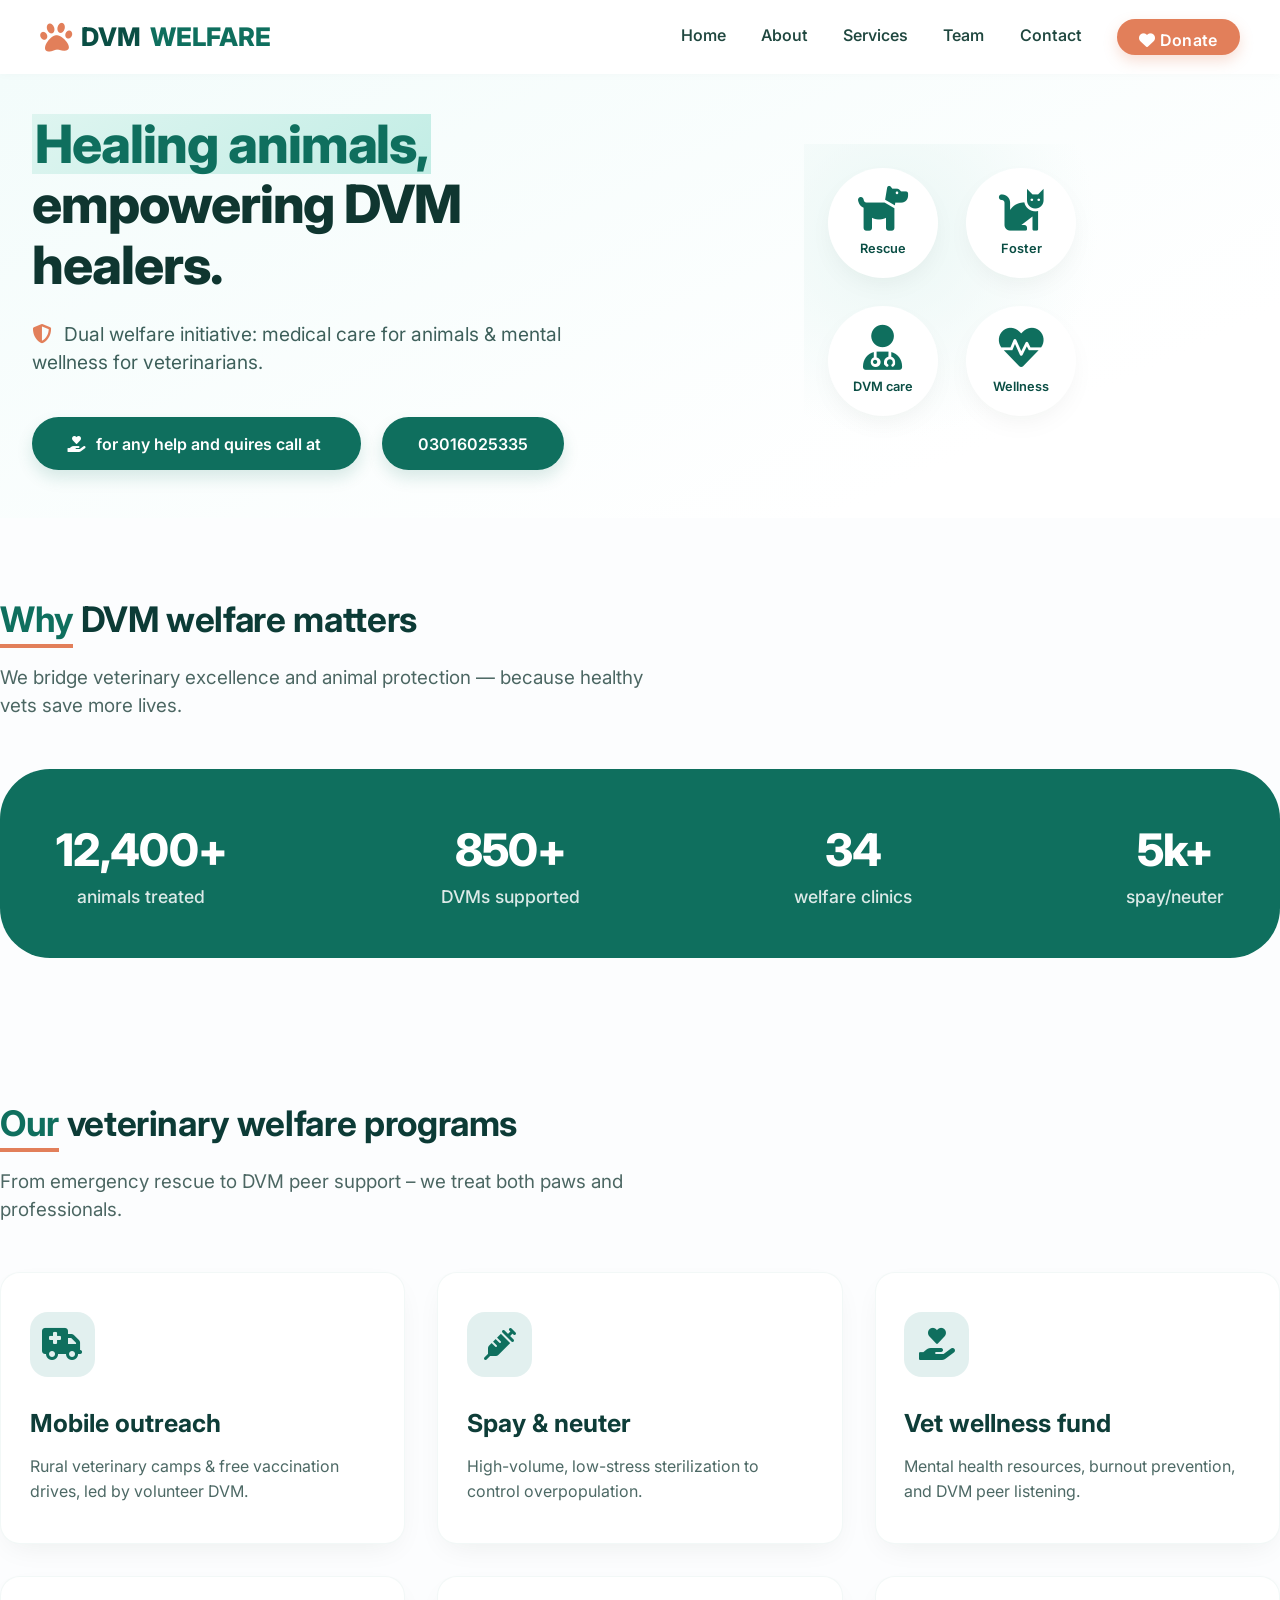
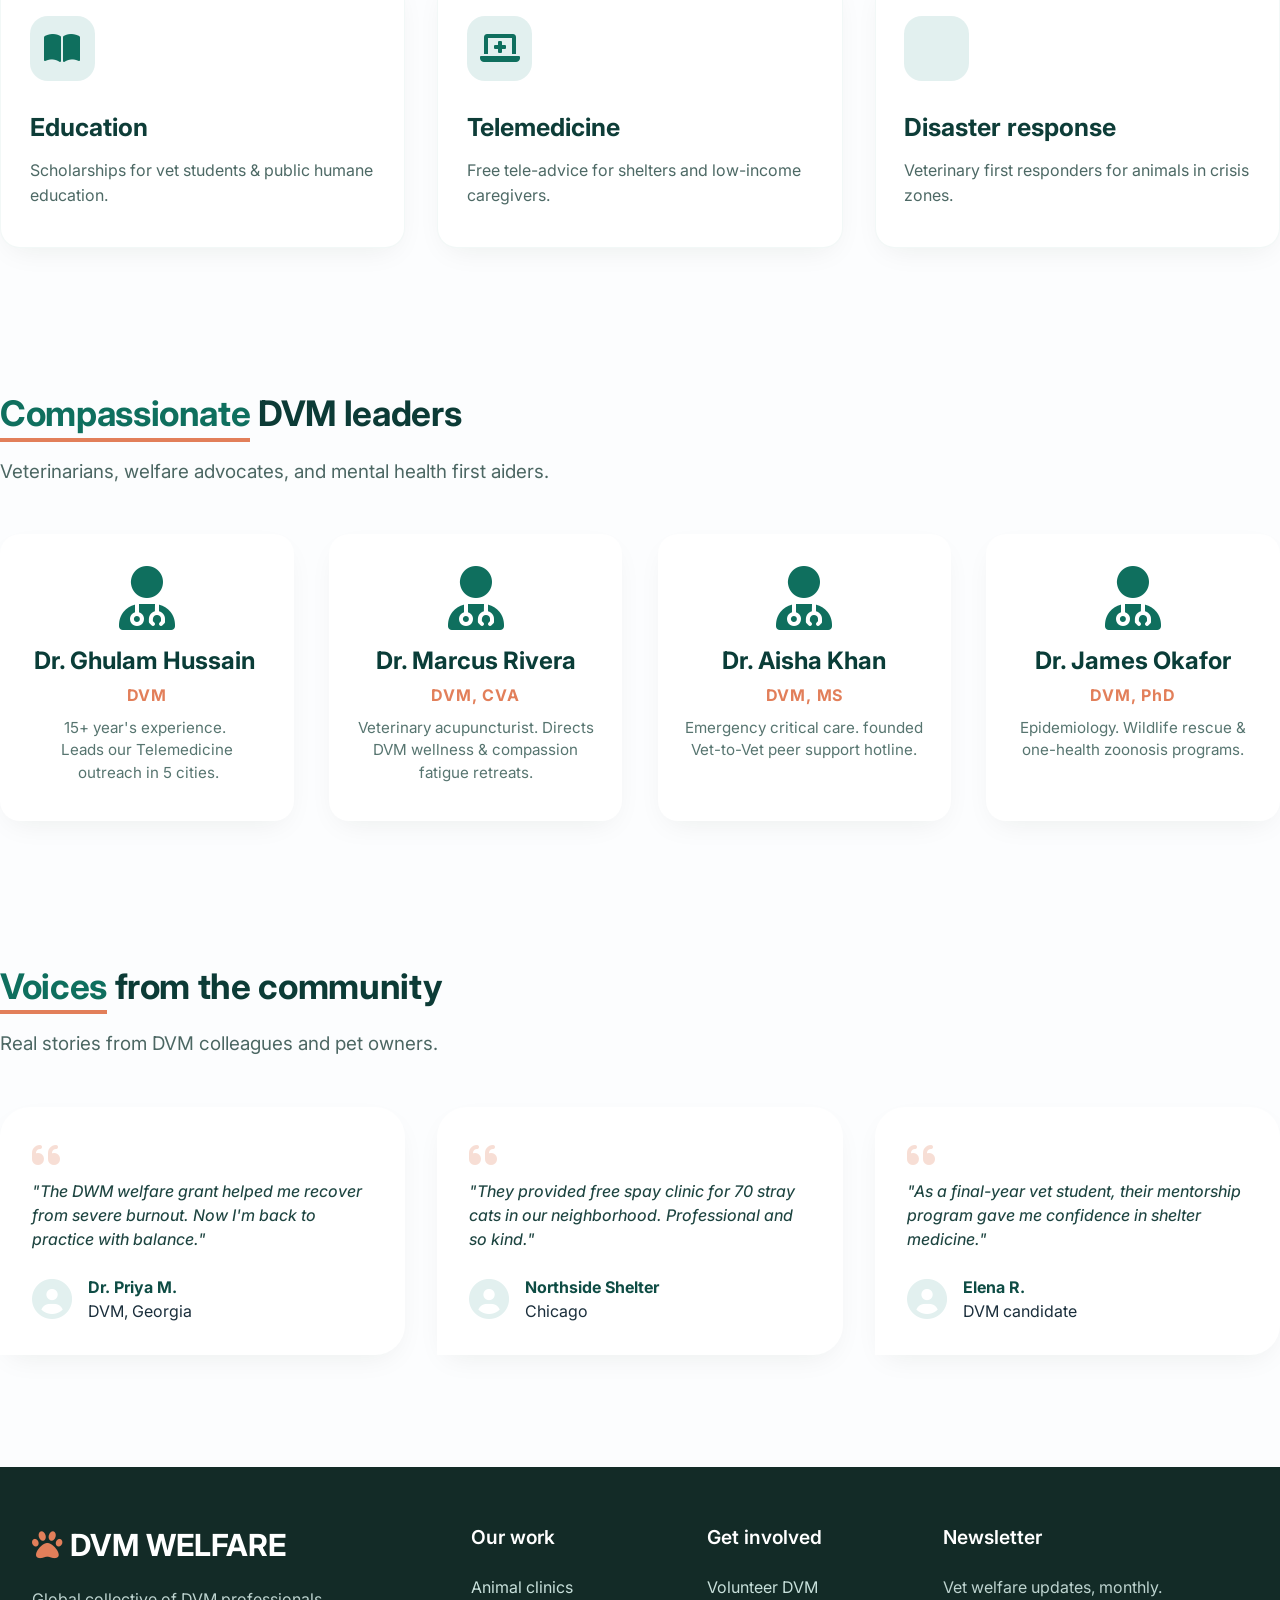
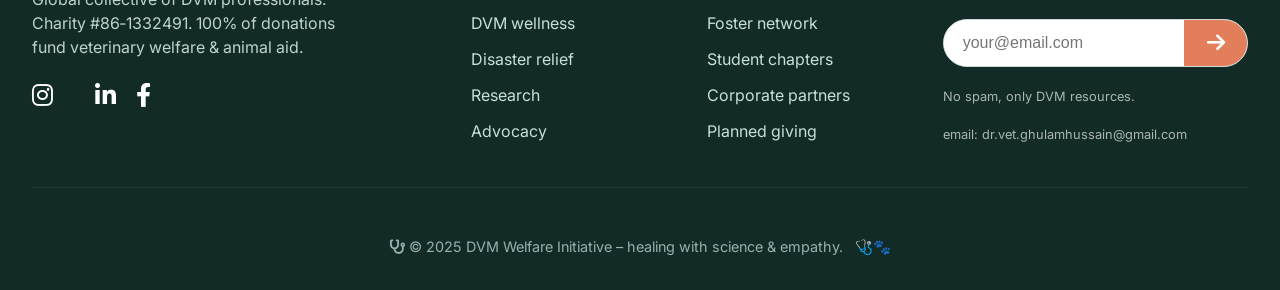
<file: index.html>
<html="" lang="en"><head>
  <meta charset="UTF-8">
  <meta name="viewport" content="width=device-width, initial-scale=1.0, maximum-scale=1.5">
  <meta http-equiv="X-UA-Compatible" content="IE=edge">
  <title>DVM WELFARE • paws &amp; healers</title>
  <!-- Google Font – Inter clean & modern -->
  <link href="https://fonts.googleapis.com/css2?family=Inter:opsz,wght@14..32,300..800&amp;display=swap" rel="stylesheet">
  <!-- Font Awesome 6 (full free version) -->
  <link rel="stylesheet" href="https://cdnjs.cloudflare.com/ajax/libs/font-awesome/6.0.0-beta3/css/all.min.css">
  <style>
    /* ---------- GLOBAL RESET & VARIABLES (advanced) ---------- */
    * {
      margin: 0;
      padding: 0;
      box-sizing: border-box;
    }

    html {
      scroll-behavior: smooth;
      font-size: 16px;
    }

    body {
      font-family: 'Inter', sans-serif;
      background-color: #fcfdfe;
      color: #1a2e3b;
      line-height: 1.5;
      overflow-x: hidden;
    }

    :root {
      --primary: #0f6f5e;        /* deep teal – welfare & trust */
      --primary-light: #e2f0ef;
      --primary-dark: #0a4e44;
      --accent: #e27f5a;         /* soft coral – warmth, action */
      --accent-light: #ffede7;
      --gray-bg: #f5f9fc;
      --white: #ffffff;
      --shadow-sm: 0 10px 30px -10px rgba(0, 32, 29, 0.08);
      --shadow-hover: 0 25px 40px -14px rgba(14, 68, 62, 0.12);
      --radius-md: 20px;
      --radius-sm: 14px;
    }

    /* ---------- TYPOGRAPHY & LINKS ---------- */
    a {
      text-decoration: none;
      color: inherit;
    }

    .container {
      max-width: 1280px;
      margin: 0 auto;
      padding: 0 2rem;
    }

    .section {
      padding: 5rem 0 4rem;
    }

    .section-title {
      font-size: 2.2rem;
      font-weight: 700;
      letter-spacing: -0.01em;
      color: #0c3b36;
      margin-bottom: 1rem;
      line-height: 1.2;
    }

    .section-title span {
      color: var(--primary);
      border-bottom: 4px solid var(--accent);
      display: inline-block;
      padding-bottom: 0.2rem;
    }

    .section-subhead {
      font-size: 1.18rem;
      color: #4c6763;
      max-width: 680px;
      margin-bottom: 3rem;
      font-weight: 400;
    }

    /* ---------- NAVBAR (sticky, glassy, scroll effect) ---------- */
    .navbar {
      display: flex;
      justify-content: space-between;
      align-items: center;
      padding: 1.1rem 2.5rem;
      background: rgba(255, 255, 255, 0.98);
      backdrop-filter: blur(8px);
      -webkit-backdrop-filter: blur(8px);
      box-shadow: 0 2px 8px rgba(0,0,0,0.02);
      position: sticky;
      top: 0;
      z-index: 999;
      transition: all 0.25s ease;
    }

    .navbar-scrolled {
      box-shadow: 0 8px 25px rgba(15, 111, 94, 0.1);
      background: rgba(255, 255, 255, 0.98);
    }

    .logo {
      display: flex;
      align-items: center;
      gap: 0.55rem;
      font-size: 1.6rem;
      font-weight: 800;
      color: var(--primary-dark);
    }

    .logo i {
      color: var(--accent);
      font-size: 2rem;
      transform: rotate(-3deg);
    }

    .nav-links {
      display: flex;
      align-items: center;
      gap: 2.2rem;
      font-weight: 550;
      color: #1f473f;
    }

    .nav-links a {
      position: relative;
      padding-bottom: 0.2rem;
      transition: color 0.2s;
    }

    .nav-links a:hover {
      color: var(--primary);
    }

    .nav-links a::after {
      content: '';
      position: absolute;
      bottom: -4px;
      left: 0;
      width: 0%;
      height: 2.5px;
      background: var(--accent);
      transition: 0.25s ease;
    }

    .nav-links a:hover::after {
      width: 100%;
    }

    .btn-donate {
      background: var(--accent);
      color: white !important;
      padding: 0.55rem 1.4rem;
      border-radius: 40px;
      font-weight: 600;
      letter-spacing: 0.3px;
      box-shadow: 0 6px 14px rgba(226, 127, 90, 0.25);
      transition: all 0.2s;
    }

    .btn-donate:hover {
      background: #d1643e;
      transform: translateY(-2px);
      box-shadow: 0 12px 18px rgba(226, 127, 90, 0.35);
    }

    .btn-donate::after {
      display: none !important;
    }

    /* ---------- HERO section (2‑col grid, advanced) ---------- */
    .hero {
      display: grid;
      grid-template-columns: 1fr 1fr;
      align-items: center;
      gap: 2rem;
      padding: 2.5rem 2rem 3rem;
      max-width: 1400px;
      margin: 0 auto;
    }

    .hero-left h1 {
      font-size: 3.3rem;
      font-weight: 800;
      line-height: 1.15;
      letter-spacing: -0.02em;
      color: #0f3630;
      margin-bottom: 1.5rem;
    }

    .highlight {
      color: var(--primary);
      background: linear-gradient(145deg, #def5f0, #c2ede5);
      padding: 0 0.2rem;
      display: inline-block;
    }

    .hero-left p {
      font-size: 1.2rem;
      color: #3e605b;
      margin-bottom: 2.5rem;
      max-width: 90%;
    }

    .btn-group {
      display: flex;
      gap: 1.3rem;
      flex-wrap: wrap;
    }

    .btn-primary {
      background: var(--primary);
      color: white;
      font-weight: 600;
      padding: 0.85rem 2.2rem;
      border-radius: 50px;
      border: 1px solid transparent;
      transition: 0.2s all;
      box-shadow: 0 8px 16px rgba(15, 111, 94, 0.15);
      display: flex;
      align-items: center;
      gap: 0.6rem;
    }

    .btn-primary i {
      font-size: 1rem;
    }

    .btn-primary:hover {
      background: var(--primary-dark);
      transform: scale(1.03);
    }

    .btn-outline {
      background: transparent;
      border: 1.8px solid var(--primary);
      color: var(--primary-dark);
      font-weight: 600;
      padding: 0.85rem 2.2rem;
      border-radius: 50px;
      transition: 0.2s;
      display: flex;
      align-items: center;
      gap: 0.6rem;
    }

    .btn-outline:hover {
      background: var(--primary-light);
      border-color: var(--primary-dark);
    }

    .hero-right {
      display: flex;
      justify-content: center;
      align-items: center;
      position: relative;
    }

    .icon-bubble-grid {
      display: grid;
      grid-template-columns: repeat(2, 1fr);
      gap: 1.8rem;
      background: radial-gradient(circle at 30% 30%, #ebf7f5, transparent 70%);
      padding: 1.5rem;
    }

    .bubble-icon {
      background: white;
      width: 110px;
      height: 110px;
      border-radius: 50%;
      display: flex;
      flex-direction: column;
      align-items: center;
      justify-content: center;
      box-shadow: var(--shadow-sm);
      color: var(--primary);
      font-size: 2.8rem;
      transition: all 0.25s cubic-bezier(0.2, 0.9, 0.4, 1);
    }

    .bubble-icon:hover {
      transform: translateY(-8px);
      box-shadow: var(--shadow-hover);
      background: var(--primary);
      color: white;
    }

    .bubble-icon span {
      font-size: 0.8rem;
      margin-top: 0.4rem;
      font-weight: 600;
      color: #0a4e44;
    }

    .bubble-icon:hover span {
      color: white;
    }

    /* ---------- SERVICES (grid, micro-interactions) ---------- */
    .services-grid {
      display: grid;
      grid-template-columns: repeat(auto-fit, minmax(300px, 1fr));
      gap: 2rem;
      margin-top: 1.5rem;
    }

    .service-card {
      background: var(--white);
      padding: 2.4rem 1.8rem;
      border-radius: var(--radius-md);
      box-shadow: var(--shadow-sm);
      transition: 0.25s ease;
      border: 1px solid rgba(15, 111, 94, 0.05);
    }

    .service-card:hover {
      transform: translateY(-10px);
      box-shadow: var(--shadow-hover);
      border-color: transparent;
    }

    .service-icon {
      background: var(--primary-light);
      width: 65px;
      height: 65px;
      border-radius: 18px;
      display: flex;
      align-items: center;
      justify-content: center;
      font-size: 2rem;
      color: var(--primary);
      margin-bottom: 1.8rem;
    }

    .service-card h3 {
      font-size: 1.55rem;
      font-weight: 700;
      margin-bottom: 0.7rem;
      color: #0e3d38;
    }

    .service-card p {
      color: #4d6965;
      font-weight: 400;
      line-height: 1.6;
    }

    /* ---------- STATS / IMPACT (counter style) ---------- */
    .stats-wrapper {
      display: flex;
      flex-wrap: wrap;
      justify-content: space-between;
      background: var(--primary);
      padding: 3rem 3.5rem;
      border-radius: 50px;
      color: white;
      margin-top: 3rem;
    }

    .stat-item {
      text-align: center;
    }

    .stat-number {
      font-size: 2.8rem;
      font-weight: 800;
      letter-spacing: -0.02em;
    }

    .stat-label {
      font-size: 1.1rem;
      opacity: 0.85;
      font-weight: 500;
    }

    /* ---------- TEAM section – DVMs ---------- */
    .team-grid {
      display: grid;
      grid-template-columns: repeat(auto-fit, minmax(240px, 1fr));
      gap: 2.2rem;
      margin-top: 2rem;
    }

    .team-card {
      background: white;
      padding: 2rem 1.5rem;
      border-radius: var(--radius-md);
      text-align: center;
      box-shadow: var(--shadow-sm);
      transition: 0.2s;
      border-bottom: 4px solid transparent;
    }

    .team-card:hover {
      border-bottom: 4px solid var(--accent);
      transform: scale(0.98);
    }

    .team-avatar {
      font-size: 4rem;
      color: var(--primary);
      margin-bottom: 0.8rem;
    }

    .team-card h4 {
      font-size: 1.5rem;
      font-weight: 700;
      color: #0a3d38;
      margin-bottom: 0.25rem;
    }

    .dvm-title {
      color: var(--accent);
      font-weight: 700;
      letter-spacing: 0.8px;
      margin-bottom: 0.6rem;
    }

    .team-bio {
      color: #577570;
      font-size: 0.95rem;
    }

    /* ---------- TESTIMONIALS ---------- */
    .testimonial-grid {
      display: grid;
      grid-template-columns: repeat(auto-fit, minmax(280px, 1fr));
      gap: 2rem;
    }

    .testimonial {
      background: white;
      padding: 2rem;
      border-radius: 30px 30px 30px 0;
      box-shadow: var(--shadow-sm);
      position: relative;
    }

    .testimonial i.fa-quote-left {
      color: var(--accent);
      opacity: 0.25;
      font-size: 2rem;
      margin-bottom: 0.5rem;
    }

    .testimonial p {
      font-style: italic;
      color: #1d4440;
      font-weight: 450;
      margin-bottom: 1.5rem;
    }

    .testimonial-author {
      display: flex;
      align-items: center;
      gap: 1rem;
    }

    .testimonial-author i {
      font-size: 2.5rem;
      color: var(--primary-light);
    }

    .author-info strong {
      color: #0e4c44;
    }

    /* ---------- FOOTER (advanced grid) ---------- */
    .footer {
      background: #132b27;
      color: #e6f1ef;
      padding: 3.5rem 2rem 2rem;
      margin-top: 3rem;
    }

    .footer-grid {
      display: grid;
      grid-template-columns: 2fr 1fr 1fr 1.5fr;
      gap: 2rem;
      max-width: 1280px;
      margin: 0 auto;
    }

    .footer-logo {
      font-size: 1.9rem;
      font-weight: 700;
      color: white;
      display: flex;
      align-items: center;
      gap: 0.5rem;
      margin-bottom: 1.2rem;
    }

    .footer-logo i {
      color: var(--accent);
    }

    .footer-about p {
      color: #bdd3cf;
      margin-bottom: 1.5rem;
    }

    .social-links {
      display: flex;
      gap: 1.3rem;
      font-size: 1.5rem;
    }

    .social-links a {
      color: white;
      transition: 0.15s;
    }

    .social-links a:hover {
      color: var(--accent);
      transform: translateY(-3px);
    }

    .footer-col h5 {
      color: white;
      font-size: 1.2rem;
      font-weight: 600;
      margin-bottom: 1.5rem;
    }

    .footer-col ul {
      list-style: none;
    }

    .footer-col li {
      margin-bottom: 0.75rem;
    }

    .footer-col a {
      color: #c8e0db;
      text-decoration: none;
      font-weight: 400;
      transition: 0.2s;
    }

    .footer-col a:hover {
      color: var(--accent);
      padding-left: 5px;
    }

    .newsletter-form {
      display: flex;
      margin-top: 0.5rem;
      background: white;
      border-radius: 60px;
      overflow: hidden;
      border: 1px solid #ced9d6;
    }

    .newsletter-form input {
      flex: 1;
      padding: 0.9rem 1.2rem;
      border: none;
      outline: none;
      font-size: 1rem;
    }

    .newsletter-form button {
      background: var(--accent);
      border: none;
      color: white;
      padding: 0 1.4rem;
      font-size: 1.3rem;
      cursor: pointer;
      transition: 0.2s;
    }

    .newsletter-form button:hover {
      background: #d1643e;
    }

    .footer-bottom {
      text-align: center;
      padding-top: 3rem;
      color: #95b2ad;
      font-size: 0.9rem;
      border-top: 1px solid rgba(255,255,255,0.07);
      margin-top: 2rem;
    }

    /* ---------- RESPONSIVE (advanced mobile) ---------- */
    @media screen and (max-width: 950px) {
      .hero { grid-template-columns: 1fr; text-align: center; }
      .hero-left p { max-width: 100%; }
      .btn-group { justify-content: center; }
      .icon-bubble-grid { justify-content: center; }
      .stats-wrapper { flex-direction: column; align-items: center; gap: 2rem; }
      .footer-grid { grid-template-columns: repeat(2, 1fr); }
    }

    @media screen and (max-width: 700px) {
      .navbar { flex-direction: column; gap: 0.8rem; padding: 1rem; }
      .nav-links { flex-wrap: wrap; justify-content: center; gap: 1.2rem; }
      .section-title { font-size: 1.9rem; }
      .hero-left h1 { font-size: 2.5rem; }
      .footer-grid { grid-template-columns: 1fr; }
      .container { padding: 0 1.2rem; }
    }

    @media screen and (max-width: 480px) {
      .bubble-icon { width: 80px; height: 80px; font-size: 2rem; }
    }

    /* scroll effect padding offset for anchor links */
    .section::before {
      display: block;
      content: "";
      margin-top: -60px;
      height: 60px;
      visibility: hidden;
      pointer-events: none;
    }
  </style>
</head>
<body>
  <!-- ADVANCED STICKY NAVIGATION (scroll aware) -->
  <header>
    <nav class="navbar" id="navbar">
      <div class="logo">
        <i class="fas fa-paw"></i> DVM<span style="color:#0f6f5e;">WELFARE</span>
      </div>
      <div class="nav-links">
        <a href="#home">Home</a>
        <a href="#about">About</a>
        <a href="#services">Services</a>
        <a href="#team">Team</a>
        <a href="#contact">Contact</a>
        <a href="#" class="btn-donate"><i class="fas fa-heart"></i> Donate</a>
      </div>
    </nav>
  </header>

  <main>
    <!-- HERO section with welfare & DVM dual mission -->
    <section id="home" class="hero" style="background: linear-gradient(155deg, #f3fcfb 0%, #fff 80%);">
      <div class="hero-left">
        <h1>
          <span class="highlight">Healing animals,</span><br>
          empowering DVM healers.
        </h1>
        <p>
          <i class="fas fa-shield" style="color: var(--accent); margin-right: 8px;"></i> 
          Dual welfare initiative: medical care for animals &amp; mental wellness for veterinarians.
        </p>
        <div class="btn-group">
          <a href="#" class="btn-primary"><i class="fas fa-hand-holding-heart"></i>for any help and quires call at&nbsp;<a href="#" class="btn-primary" style="background-color: rgb(15, 111, 94); display: inline !important;">03016025335</a></a>
        </div>
      </div>
      <div class="hero-right">
        <div class="icon-bubble-grid">
          <div class="bubble-icon">
            <i class="fas fa-dog"></i>
            <span>Rescue</span>
          </div>
          <div class="bubble-icon">
            <i class="fas fa-cat"></i>
            <span>Foster</span>
          </div>
          <div class="bubble-icon">
            <i class="fas fa-user-doctor"></i>
            <span>DVM care</span>
          </div>
          <div class="bubble-icon">
            <i class="fas fa-heart-pulse"></i>
            <span>Wellness</span>
          </div>
        </div>
      </div>
    </section>

    <!-- ABOUT / STATS (welfare in numbers) -->
    <section id="about" class="section container">
      <h2 class="section-title"><span>Why</span> DVM welfare matters</h2>
      <div class="section-subhead">
        We bridge veterinary excellence and animal protection — because healthy vets save more lives.
      </div>
      <div class="stats-wrapper">
        <div class="stat-item">
          <div class="stat-number">12,400+</div>
          <div class="stat-label">animals treated</div>
        </div>
        <div class="stat-item">
          <div class="stat-number">850+</div>
          <div class="stat-label">DVMs supported</div>
        </div>
        <div class="stat-item">
          <div class="stat-number">34</div>
          <div class="stat-label">welfare clinics</div>
        </div>
        <div class="stat-item">
          <div class="stat-number">5k+</div>
          <div class="stat-label">spay/neuter</div>
        </div>
      </div>
    </section>

    <!-- SERVICES – advanced cards, full welfare spectrum -->
    <section id="services" class="section container">
      <h2 class="section-title"><span>Our</span> veterinary welfare programs</h2>
      <div class="section-subhead">
        From emergency rescue to DVM peer support – we treat both paws and professionals.
      </div>
      <div class="services-grid">
        <div class="service-card">
          <div class="service-icon"><i class="fas fa-truck-medical"></i></div>
          <h3>Mobile outreach</h3>
          <p>Rural veterinary camps &amp; free vaccination drives, led by volunteer DVM.</p>
        </div>
        <div class="service-card">
          <div class="service-icon"><i class="fas fa-syringe"></i></div>
          <h3>Spay &amp; neuter</h3>
          <p>High-volume, low-stress sterilization to control overpopulation.</p>
        </div>
        <div class="service-card">
          <div class="service-icon"><i class="fas fa-hand-holding-heart"></i></div>
          <h3>Vet wellness fund</h3>
          <p>Mental health resources, burnout prevention, and DVM peer listening.</p>
        </div>
        <div class="service-card">
          <div class="service-icon"><i class="fas fa-book-open"></i></div>
          <h3>Education</h3>
          <p>Scholarships for vet students &amp; public humane education.</p>
        </div>
        <div class="service-card">
          <div class="service-icon"><i class="fas fa-laptop-medical"></i></div>
          <h3>Telemedicine</h3>
          <p>Free tele-advice for shelters and low-income caregivers.</p>
        </div>
        <div class="service-card">
          <div class="service-icon"><i class="fas fa-shield-dog"></i></div>
          <h3>Disaster response</h3>
          <p>Veterinary first responders for animals in crisis zones.</p>
        </div>
      </div>
    </section>

    <!-- TEAM – meet the DVMs behind the welfare -->
    <section id="team" class="section container">
      <h2 class="section-title"><span>Compassionate</span> DVM leaders</h2>
      <div class="section-subhead">
        Veterinarians, welfare advocates, and mental health first aiders.
      </div>
      <div class="team-grid">
        <div class="team-card">
          <div class="team-avatar"><i class="fas fa-user-md"></i></div>
          <h4>Dr. Ghulam Hussain&nbsp;</h4>
          <div class="dvm-title">DVM</div>
          <p class="team-bio">15+ year's experience.&nbsp;</p><p class="team-bio">Leads our Telemedicine</p><p class="team-bio">&nbsp;outreach in 5 cities.</p>
        </div>
        <div class="team-card">
          <div class="team-avatar"><i class="fas fa-user-md"></i></div>
          <h4>Dr. Marcus Rivera</h4>
          <div class="dvm-title">DVM, CVA</div>
          <p class="team-bio">Veterinary acupuncturist. Directs DVM wellness &amp; compassion fatigue retreats.</p>
        </div>
        <div class="team-card">
          <div class="team-avatar"><i class="fas fa-user-md"></i></div>
          <h4>Dr. Aisha Khan</h4>
          <div class="dvm-title">DVM, MS</div>
          <p class="team-bio">Emergency critical care. founded Vet-to-Vet peer support hotline.</p>
        </div>
        <div class="team-card">
          <div class="team-avatar"><i class="fas fa-user-md"></i></div>
          <h4>Dr. James Okafor</h4>
          <div class="dvm-title">DVM, PhD</div>
          <p class="team-bio">Epidemiology. Wildlife rescue &amp; one-health zoonosis programs.</p>
        </div>
      </div>
    </section>

    <!-- TESTIMONIALS – impact stories -->
    <section class="section container">
      <h2 class="section-title"><span>Voices</span> from the community</h2>
      <div class="section-subhead">
        Real stories from DVM colleagues and pet owners.
      </div>
      <div class="testimonial-grid">
        <div class="testimonial">
          <i class="fas fa-quote-left"></i>
          <p>"The DWM welfare grant helped me recover from severe burnout. Now I'm back to practice with balance."</p>
          <div class="testimonial-author">
            <i class="fas fa-circle-user"></i>
            <div class="author-info">
              <strong>Dr. Priya M.</strong><br>DVM, Georgia
            </div>
          </div>
        </div>
        <div class="testimonial">
          <i class="fas fa-quote-left"></i>
          <p>"They provided free spay clinic for 70 stray cats in our neighborhood. Professional and so kind."</p>
          <div class="testimonial-author">
            <i class="fas fa-circle-user"></i>
            <div class="author-info">
              <strong>Northside Shelter</strong><br>Chicago
            </div>
          </div>
        </div>
        <div class="testimonial">
          <i class="fas fa-quote-left"></i>
          <p>"As a final-year vet student, their mentorship program gave me confidence in shelter medicine."</p>
          <div class="testimonial-author">
            <i class="fas fa-circle-user"></i>
            <div class="author-info">
              <strong>Elena R.</strong><br>DVM candidate
            </div>
          </div>
        </div>
      </div>
    </section>

    <!-- CONTACT / FOOTER (wrapped as advanced footer grid) -->
    <footer id="contact" class="footer">
      <div class="footer-grid">
        <div class="footer-about">
          <div class="footer-logo">
            <i class="fas fa-paw"></i> DVM WELFARE
          </div>
          <p>
            Global collective of DVM professionals.<br> 
            Charity #86‑1332491. 100% of donations<br>
            fund veterinary welfare &amp; animal aid.
          </p>
          <div class="social-links">
            <a href="#"><i class="fab fa-instagram"></i></a>
            <a href="#"><i class="fab fa-x-twitter"></i></a>
            <a href="#"><i class="fab fa-linkedin-in"></i></a>
            <a href="#"><i class="fab fa-facebook-f"></i></a><a href="#"><br></a>
          </div>
        </div>
        <div class="footer-col">
          <h5>Our work</h5>
          <ul>
            <li><a href="#">Animal clinics</a></li>
            <li><a href="#">DVM wellness</a></li>
            <li><a href="#">Disaster relief</a></li>
            <li><a href="#">Research</a></li>
            <li><a href="#">Advocacy</a></li>
          </ul>
        </div>
        <div class="footer-col">
          <h5>Get involved</h5>
          <ul>
            <li><a href="#">Volunteer DVM</a></li>
            <li><a href="#">Foster network</a></li>
            <li><a href="#">Student chapters</a></li>
            <li><a href="#">Corporate partners</a></li>
            <li><a href="#">Planned giving</a></li>
          </ul>
        </div>
        <div class="footer-col">
          <h5>Newsletter</h5>
          <p style="color:#bdd3cf; margin-bottom:1.2rem;">Vet welfare updates, monthly.</p>
          <div class="newsletter-form">
            <input type="email" placeholder="your@email.com" aria-label="email">
            <button aria-label="subscribe"><i class="fas fa-arrow-right"></i></button>
          </div>
          <p style="font-size:0.8rem; margin-top:1.2rem; opacity:0.7;">No spam, only DVM resources.</p><p style="font-size:0.8rem; margin-top:1.2rem; opacity:0.7;">email: dr.vet.ghulamhussain@gmail.com</p>
        </div>
      </div>
      <div class="footer-bottom">
        <i class="fas fa-stethoscope"></i> © 2025 DVM Welfare Initiative – healing with science &amp; empathy. 
        <span style="display:inline-block; margin-left: 0.5rem;">🩺🐾</span>
      </div>
    </footer>
  </main>

  <!-- tiny advanced scroll effect: navbar shadow enhancement -->
  <script>
    (function() {
      window.addEventListener('scroll', function() {
        var navbar = document.querySelector('.navbar');
        if (window.scrollY > 30) {
          navbar.classList.add('navbar-scrolled');
        } else {
          navbar.classList.remove('navbar-scrolled');
        }
      });
    })();
  </script>

  <!-- smooth internal anchor (no jump glitch) -->
  <style>
    /* in case any anchor overrides */
    .navbar-scrolled {
      box-shadow: 0 10px 35px rgba(15\,111,94,0.12) !important;
    }
  </style>

</body></html>

<script>
    document.querySelectorAll('.btn-donate').forEach(button => {
        button.addEventListener('click', function(e) {
            e.preventDefault();
            alert('JazzCash Account Number:\n\n03016025335\n\nMezan bank account: 12800110564655\n\nThank you for your donation!');
        });
    });
</script>
</file>
